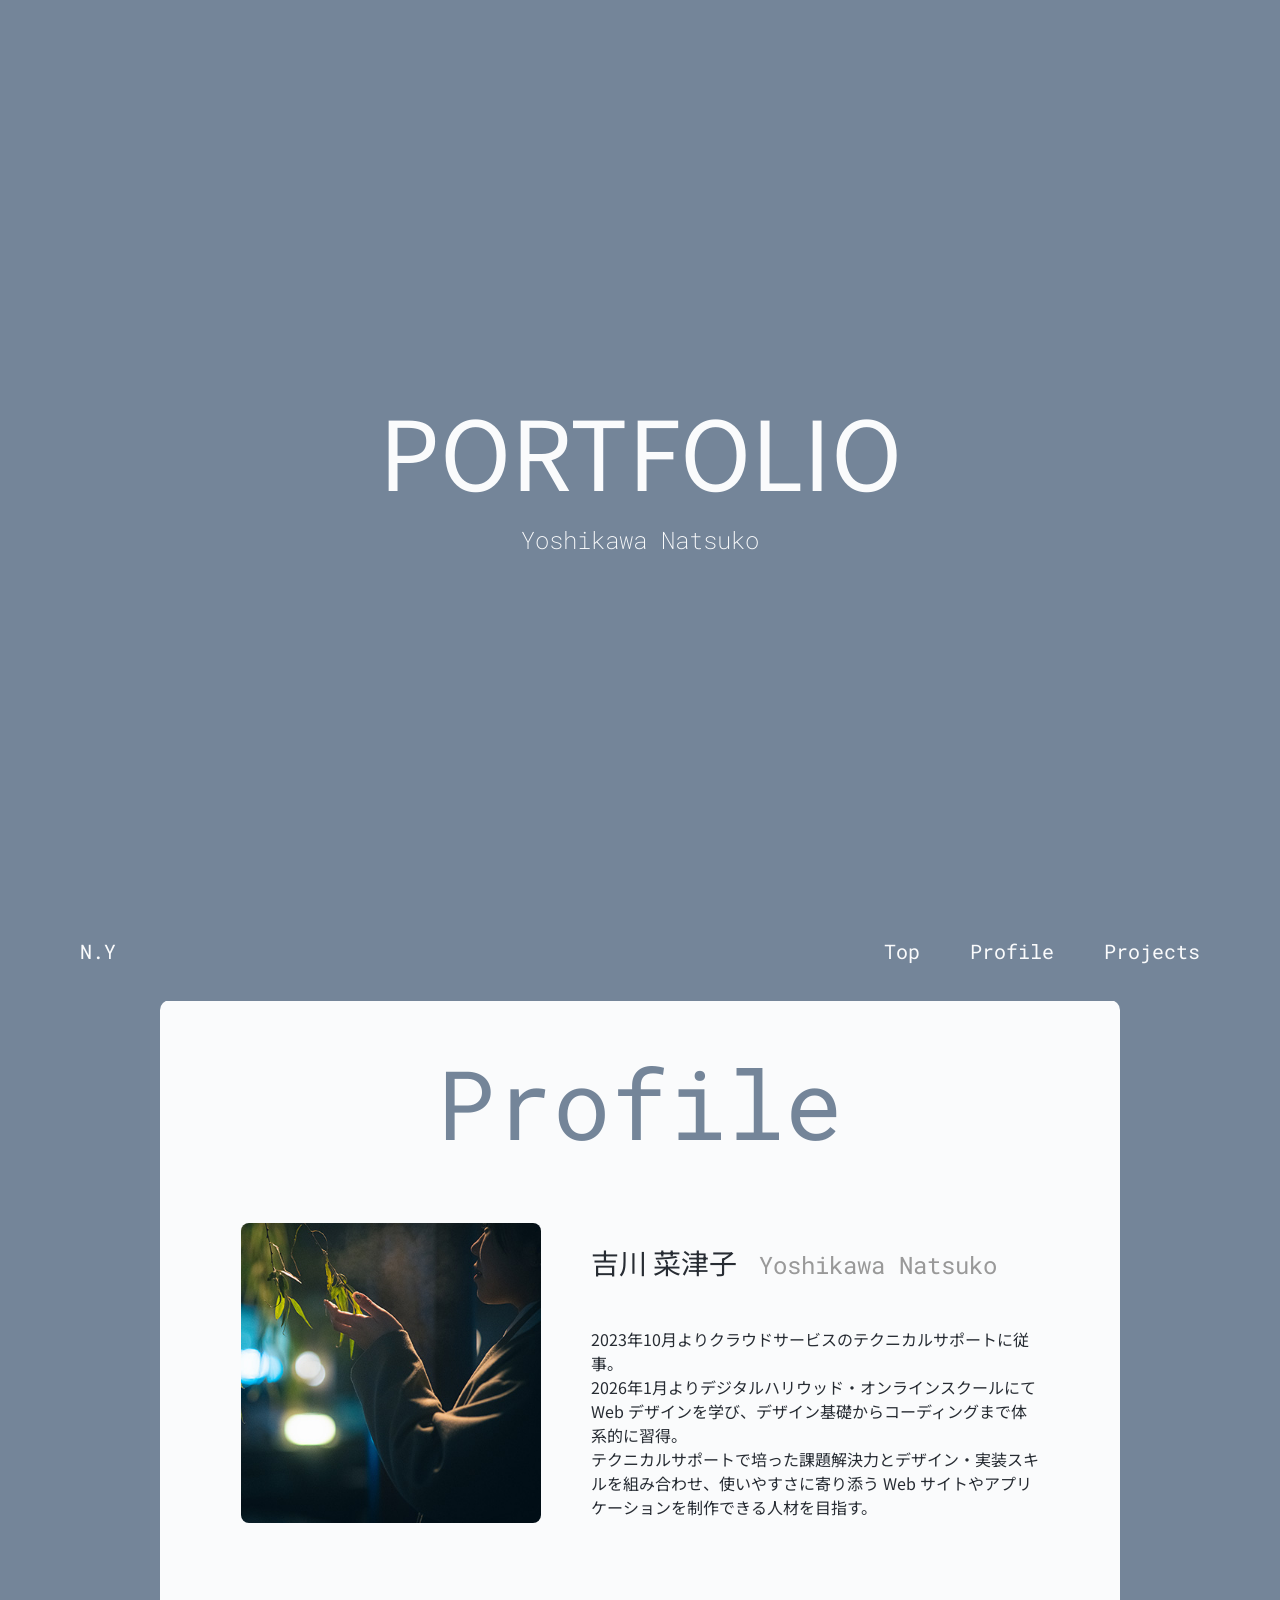
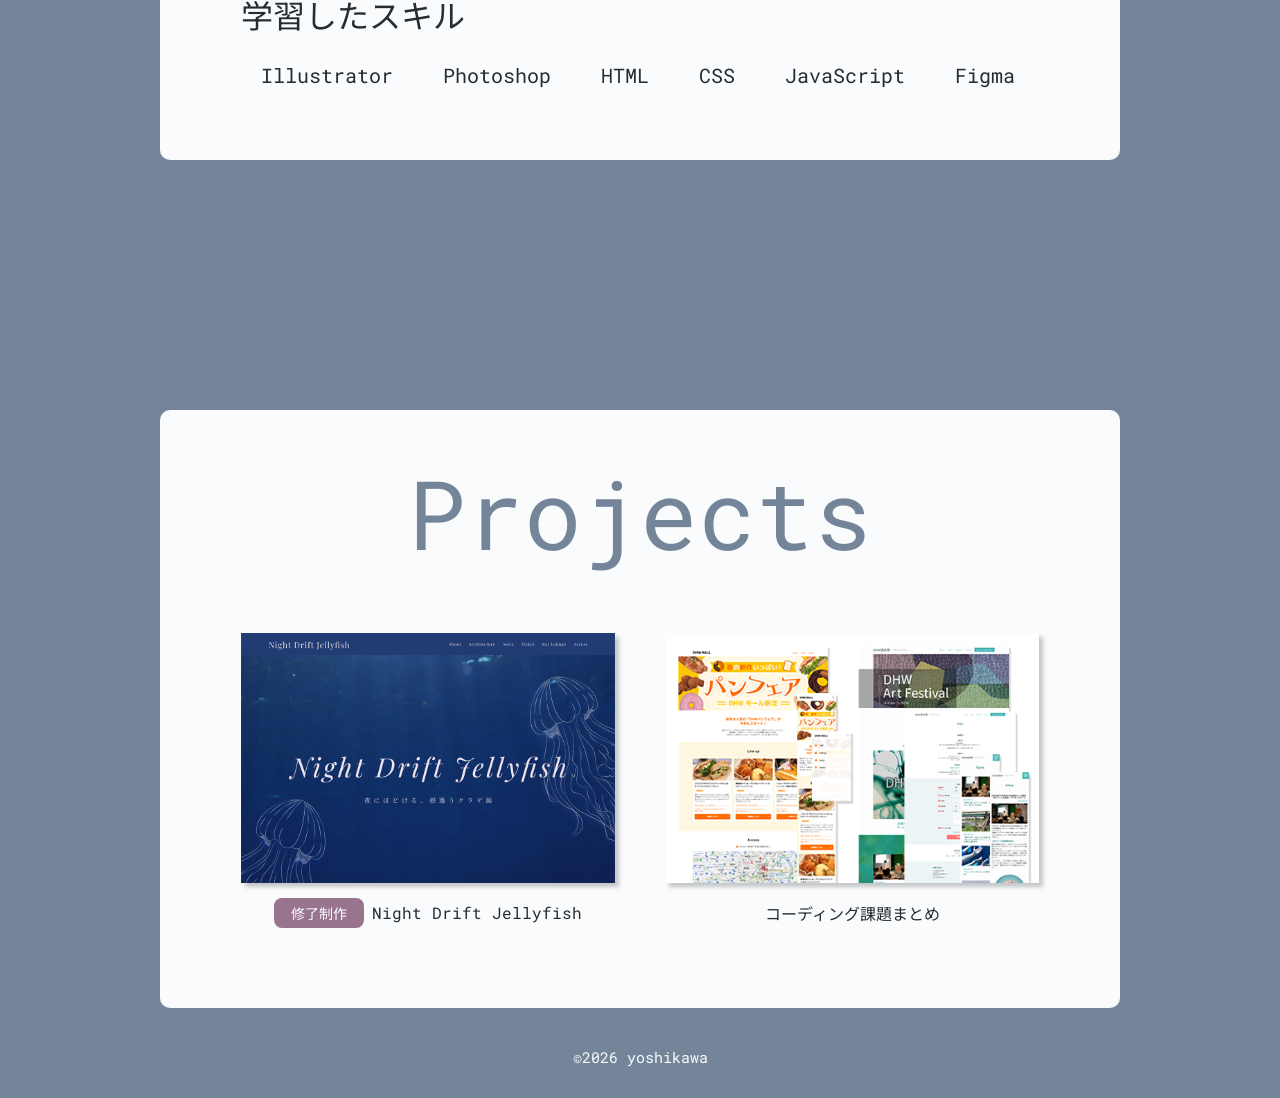
<file: index.html>
<!DOCTYPE html>
<html lang="ja">
<head>
    <meta charset="UTF-8">
    <meta name="viewport" content="width=device-width, initial-scale=1.0">
    <meta name="description" content="ポートフォリオ サイトです。">

    <!-- ogp -->
    <meta property="og:url" content="https://portfolio-ny.co.jp/">
    <meta property="og:type" content="website">
    <meta property="og:title" content="PORTFOLIO Yoshikawa Natsuko">
    <meta property="og:description"
        content="ポートフォリオ サイトです。">
    <meta property="og:site_name" content="PORTFOLIO Yoshikawa Natsuko">
    <meta property="og:image" content="https://portfolio-ny.co.jp/assets/images/ogp.jpg">
    <!-- favicon apple-touch-icon -->
    <link rel="shortcut icon" href="assets/images/favicon.ico">
    <link rel="apple-touch-icon" sizes="180x180" href="assets/images/apple-touch-icon.png">
    <link rel="icon" type="image/png" href="assets/images/android-chrome-256x256.png">

    <title>PORTFOLIO Yoshikawa Natsuko</title>

    <!-- webFont -->
    <link rel="preconnect" href="https://fonts.googleapis.com">
    <link rel="preconnect" href="https://fonts.gstatic.com" crossorigin>
    <link href="https://fonts.googleapis.com/css2?family=Noto+Sans+JP:wght@100..900&family=Roboto+Mono:ital,wght@0,100..700;1,100..700&display=swap" rel="stylesheet">

    <link rel="stylesheet" href="assets/css/destyle.css">
    <link rel="stylesheet" href="assets/css/common.css">
    <link rel="stylesheet" href="assets/css/top.css">
</head>
<body>
    <div class="container">
        <header class="header">
            <h1 class="header__topic"><a href="#">N.Y</a></h1>
            <nav class="nav">
                <ul class="nav__list">
                    <li class="nav__item"><a href="index.html">Top</a></li>
                    <li class="nav__item"><a href="index.html#profile">Profile</a></li>
                    <li class="nav__item"><a href="index.html#projects">Projects</a></li>
                </ul>
            </nav>
            <div class="toggleBtn">
                <span></span>
                <span></span>
                <span></span>
            </div>
        </header>
        <main class="main">
            <article class="article">
                <header class="article__header">
                    <h2 class="mainTopic">PORTFOLIO</h2>
                    <h3 class="subTopic">Yoshikawa Natsuko</h3>
                </header>
                <div class="triggerArea1">
                    <section id="profile" class="profile">
                        <h2 class="topic">Profile</h2>
                        <div class="profile__group">
                            <img class="mainIcon" src="assets/images/mainicon.jpg" alt="">
                            <div class="introduction">
                                <h3 class="introduction__name">吉川 菜津子<span class="introduction__name--alpha">Yoshikawa Natsuko</span></h3>
                                <p class="introduction__desc">2023年10月よりクラウドサービスのテクニカルサポートに従事。<br>2026年1月よりデジタルハリウッド・オンラインスクールにて Web デザインを学び、デザイン基礎からコーディングまで体系的に習得。<br>テクニカルサポートで培った課題解決力とデザイン・実装スキルを組み合わせ、使いやすさに寄り添う Web サイトやアプリケーションを制作できる人材を目指す。</p>
                        </div>
                        </div>
                        <h3 class="skill">学習したスキル</h3>
                        <ul class="skill__list">
                            <li class="skill__item">Illustrator</li>
                            <li class="skill__item">Photoshop</li>
                            <li class="skill__item">HTML</li>
                            <li class="skill__item">CSS</li>
                            <li class="skill__item">JavaScript</li>
                            <li class="skill__item">Figma</li>
                        </ul>
                    </section>
                </div>
                <div class="triggerArea2">
                    <section id="projects" class="projects">
                        <h2 class="topic">Projects</h2>
                        <div class="project__group">
                            <a class="project__item" href="project02.html"><img src="assets/images/ndj-visual.jpg" alt="Night Drift Jellyfisのメインビジュアル"><p class="project__txt"><span>修了制作</span>Night Drift Jellyfish</p></a>
                            <a class="project__item" href="project01.html"><img src="assets/images/ProductionProject.png" alt="コーディング課題一覧の画像"><p class="project__txt project__txt--txt">コーディング課題まとめ</p></a>
                        </div>
                    </section>
                </div>
                <p class="copy"><small>&copy;2026 yoshikawa</small></p>
            </article>
        </main>
    </div>
    <script src="https://code.jquery.com/jquery-3.7.0.min.js"
        integrity="sha256-2Pmvv0kuTBOenSvLm6bvfBSSHrUJ+3A7x6P5Ebd07/g=" crossorigin="anonymous"></script>
    <script src="assets/js/main.js"></script>
</body>
</html>
</file>
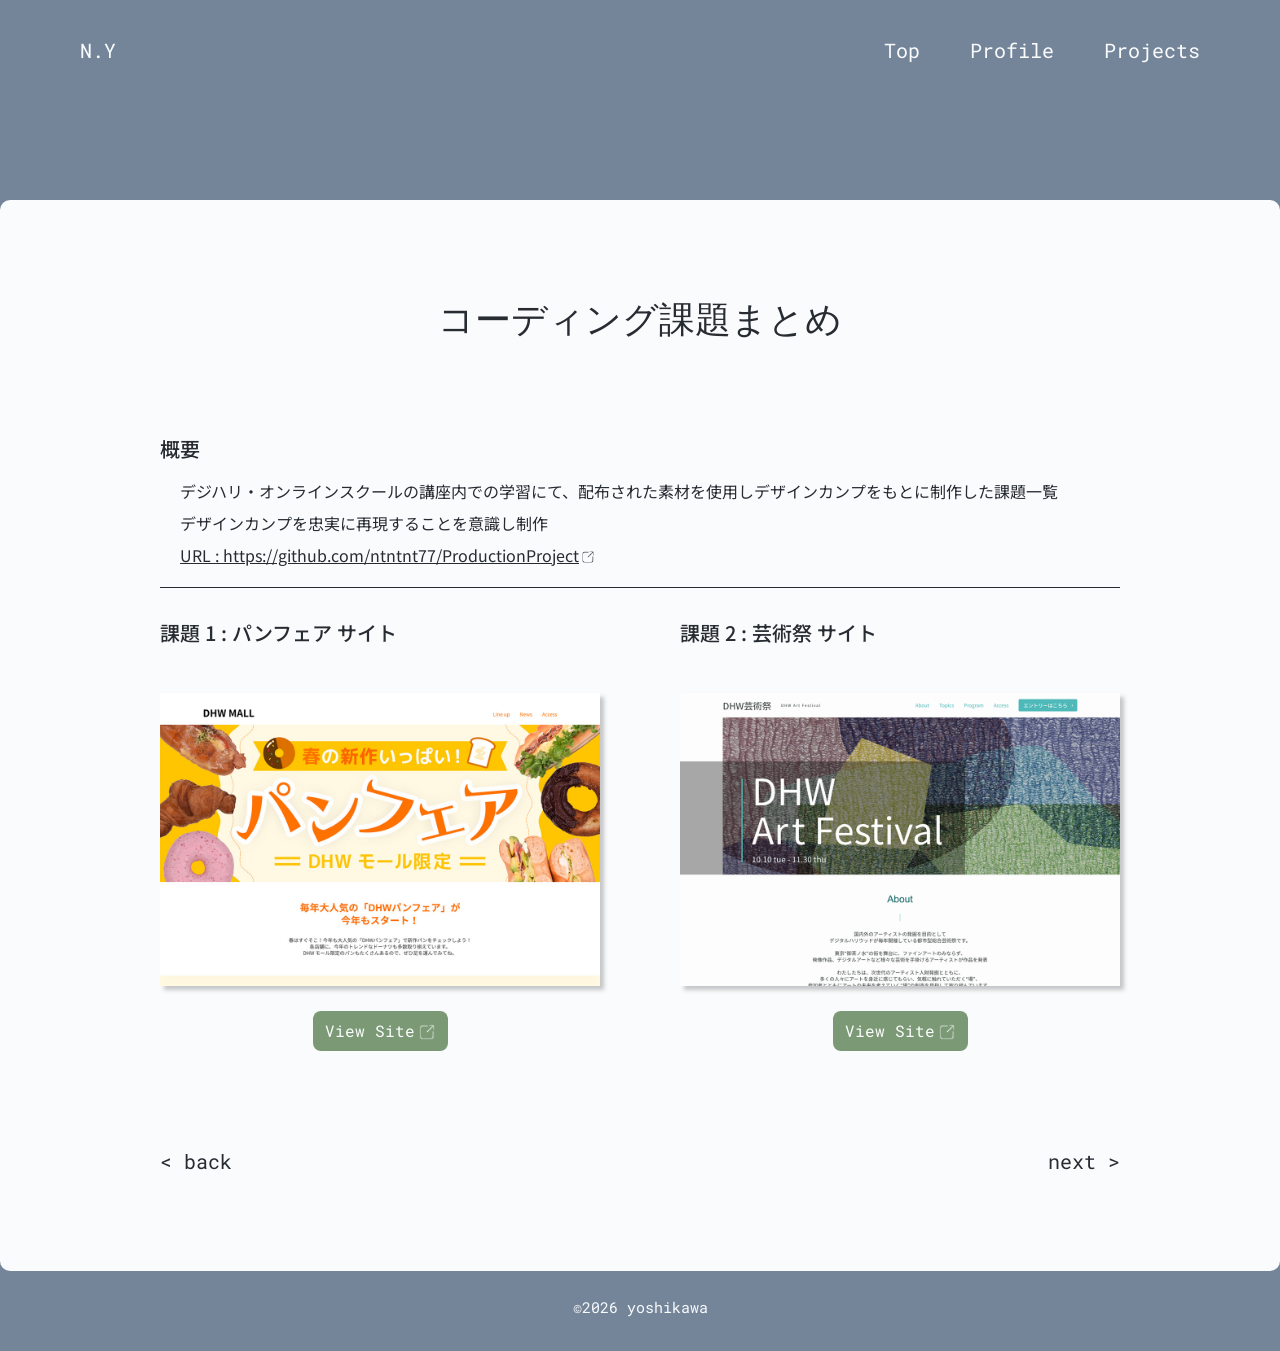
<file: project01.html>
<!DOCTYPE html>
<html lang="ja">
<head>
    <meta charset="UTF-8">
    <meta name="viewport" content="width=device-width, initial-scale=1.0">
    <meta name="description" content="ポートフォリオ サイトです。">

    <!-- ogp -->
    <meta property="og:url" content="https://portfolio-ny.co.jp/">
    <meta property="og:type" content="website">
    <meta property="og:title" content="PORTFOLIO Yoshikawa Natsuko">
    <meta property="og:description"
        content="ポートフォリオ サイトです。">
    <meta property="og:site_name" content="PORTFOLIO Yoshikawa Natsuko">
    <meta property="og:image" content="https://portfolio-ny.co.jp/assets/images/ogp.jpg">
    <!-- favicon apple-touch-icon -->
    <link rel="shortcut icon" href="assets/images/favicon.ico">
    <link rel="apple-touch-icon" sizes="180x180" href="assets/images/apple-touch-icon.png">
    <link rel="icon" type="image/png" href="assets/images/android-chrome-256x256.png">

    <title>PORTFOLIO Yoshikawa Natsuko</title>

    <!-- webFont -->
    <link rel="preconnect" href="https://fonts.googleapis.com">
    <link rel="preconnect" href="https://fonts.gstatic.com" crossorigin>
    <link href="https://fonts.googleapis.com/css2?family=Noto+Sans+JP:wght@100..900&family=Roboto+Mono:ital,wght@0,100..700;1,100..700&display=swap" rel="stylesheet">

    <link rel="stylesheet" href="assets/css/destyle.css">
    <link rel="stylesheet" href="assets/css/common.css">
    <link rel="stylesheet" href="assets/css/project01.css">
</head>
<body>
    <div class="container">
        <header class="header">
            <h1 class="header__topic"><a href="index.html">N.Y</a></h1>
            <nav class="nav">
                <ul class="nav__list">
                    <li class="nav__item"><a href="index.html">Top</a></li>
                    <li class="nav__item"><a href="index.html#profile">Profile</a></li>
                    <li class="nav__item"><a href="index.html#projects">Projects</a></li>
                </ul>
            </nav>
            <div class="toggleBtn">
                <span></span>
                <span></span>
                <span></span>
            </div>
        </header>
        <main class="main">
            <article class="article">
                <section class="section">
                    <h2 class="pTopic">コーディング課題まとめ</h2>
                    <dl class="pTxt">
                        <div class="group">
                            <dt class="pTxt__topic">概要</dt>
                            <dd class="pTxt__item">
                                <p class="pTxt__txt">デジハリ・オンラインスクールの講座内での学習にて、配布された素材を使用しデザインカンプをもとに制作した課題一覧</p>
                                <p class="pTxt__txt">デザインカンプを忠実に再現することを意識し制作</p>
                                <p class="pTxt__txt pTxt__txt--url"><a href="https://github.com/ntntnt77/ProductionProject" target="_blank">URL :  https://github.com/ntntnt77/ProductionProject<img src="assets/images/link-icon.png" alt=""></a></p>
                            </dd>
                        </div>
                        <div class="task">
                            <div>
                                <dt class="pTxt__topic">課題 1 : パンフェア サイト</dt>
                                <dd class="pTxt__itemImg">
                                    <img class="pTxt__img" src="assets/images/bFair-visual.jpg" alt="パンフェアサイトメインビジュアル">
                                    <span class="viewBtn__parent"><a class="viewBtn" href="https://ntntnt77.github.io/ProductionProject/01.%E3%83%91%E3%83%B3%E3%83%95%E3%82%A7%E3%82%A2/" target="_blank">View Site<img src="assets/images/link-icon-white.png" alt=""></a></span>
                                </dd>
                            </div>
                            <div>
                                <dt class="pTxt__topic">課題 2 : 芸術祭 サイト</dt>
                                <dd class="pTxt__itemImg">
                                    <img class="pTxt__img" src="assets/images/artFes-visual.jpg" alt="芸術祭サイトメインビジュアル">
                                    <span class="viewBtn__parent"><a class="viewBtn" href="https://ntntnt77.github.io/ProductionProject/02.%E8%8A%B8%E8%A1%93%E7%A5%AD//" target="_blank">View Site<img src="assets/images/link-icon-white.png" alt=""></a></span>
                                </dd>
                            </div>
                        </div>
                    </dl>
                    <div class="pageBtn">
                        <a href="project02.html">< back</a>
                        <a href="project02.html">next ></a>
                    </div>
                </section>
                <p class="copy"><small>&copy;2026 yoshikawa</small></p>
            </article>
        </main>
    </div>
    <script src="https://code.jquery.com/jquery-3.7.0.min.js"
        integrity="sha256-2Pmvv0kuTBOenSvLm6bvfBSSHrUJ+3A7x6P5Ebd07/g=" crossorigin="anonymous"></script>
    <script src="assets/js/main.js"></script>
</body>
</html>
</file>
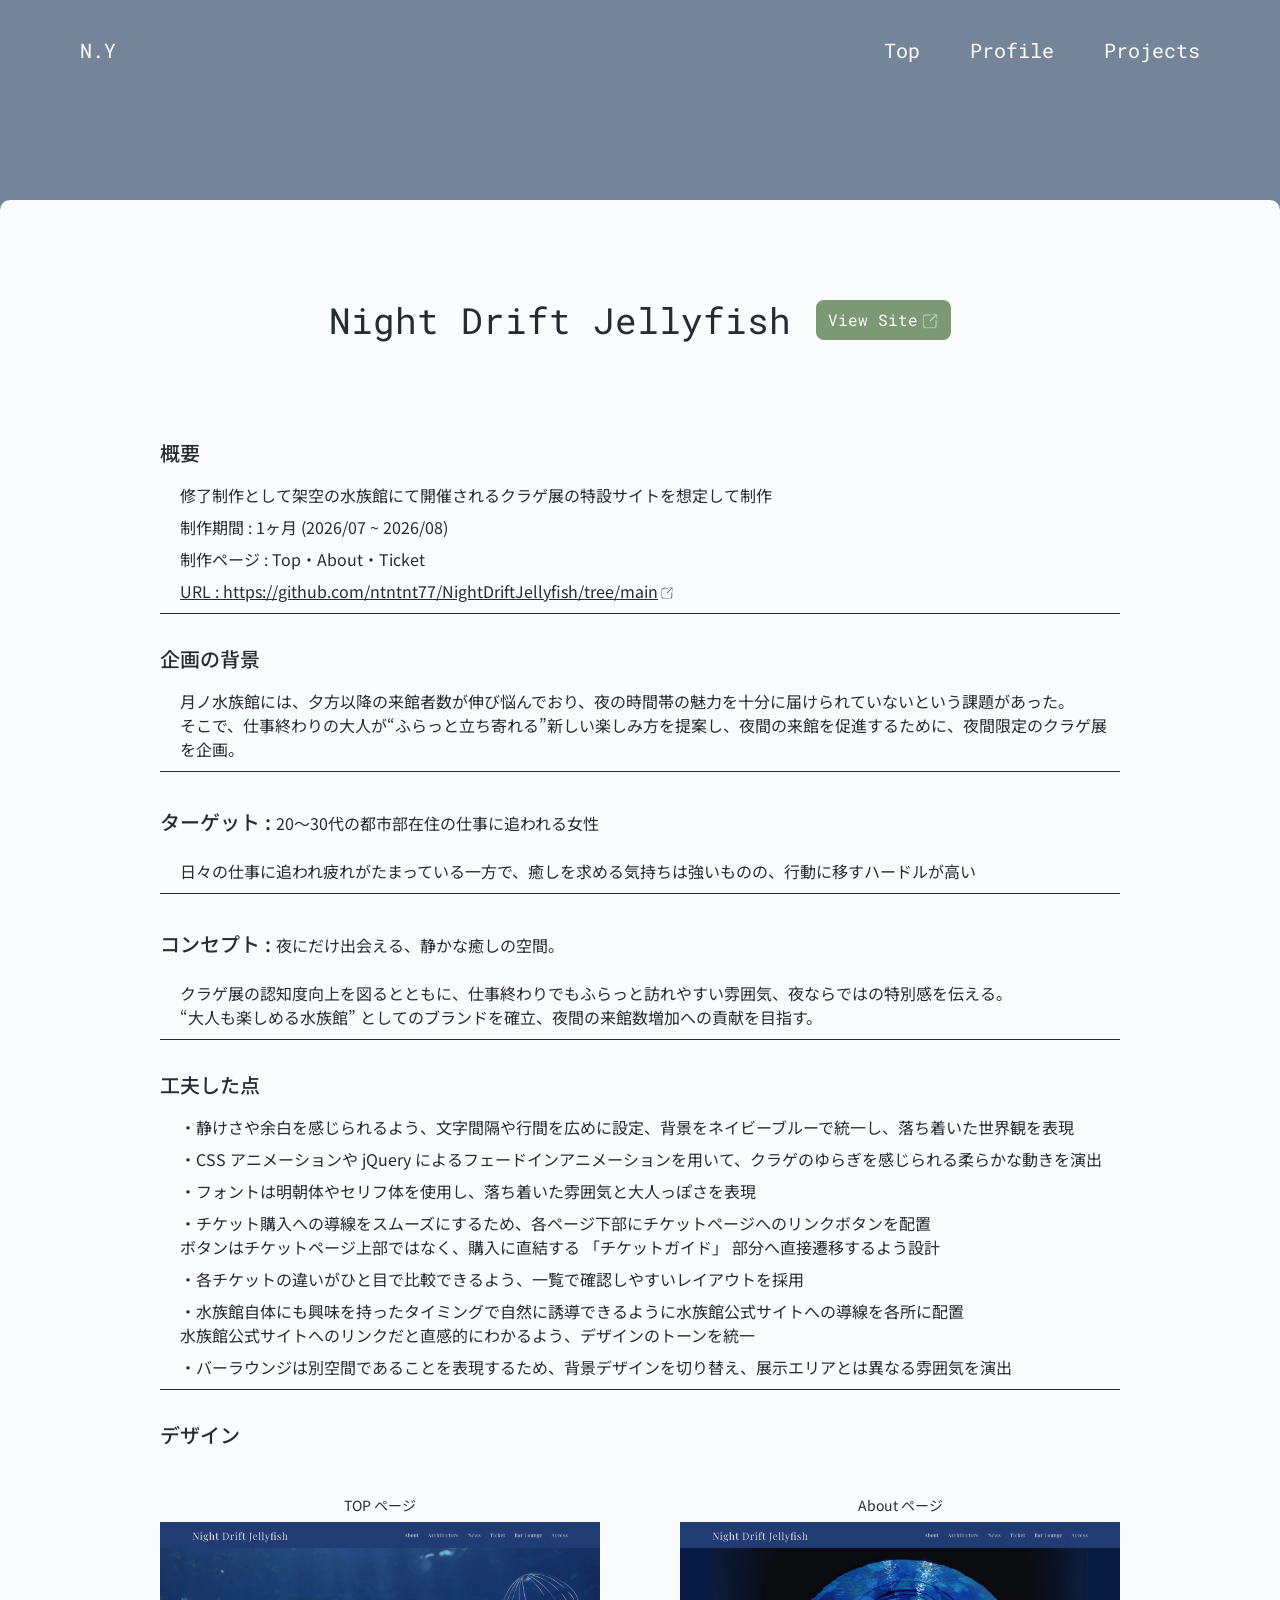
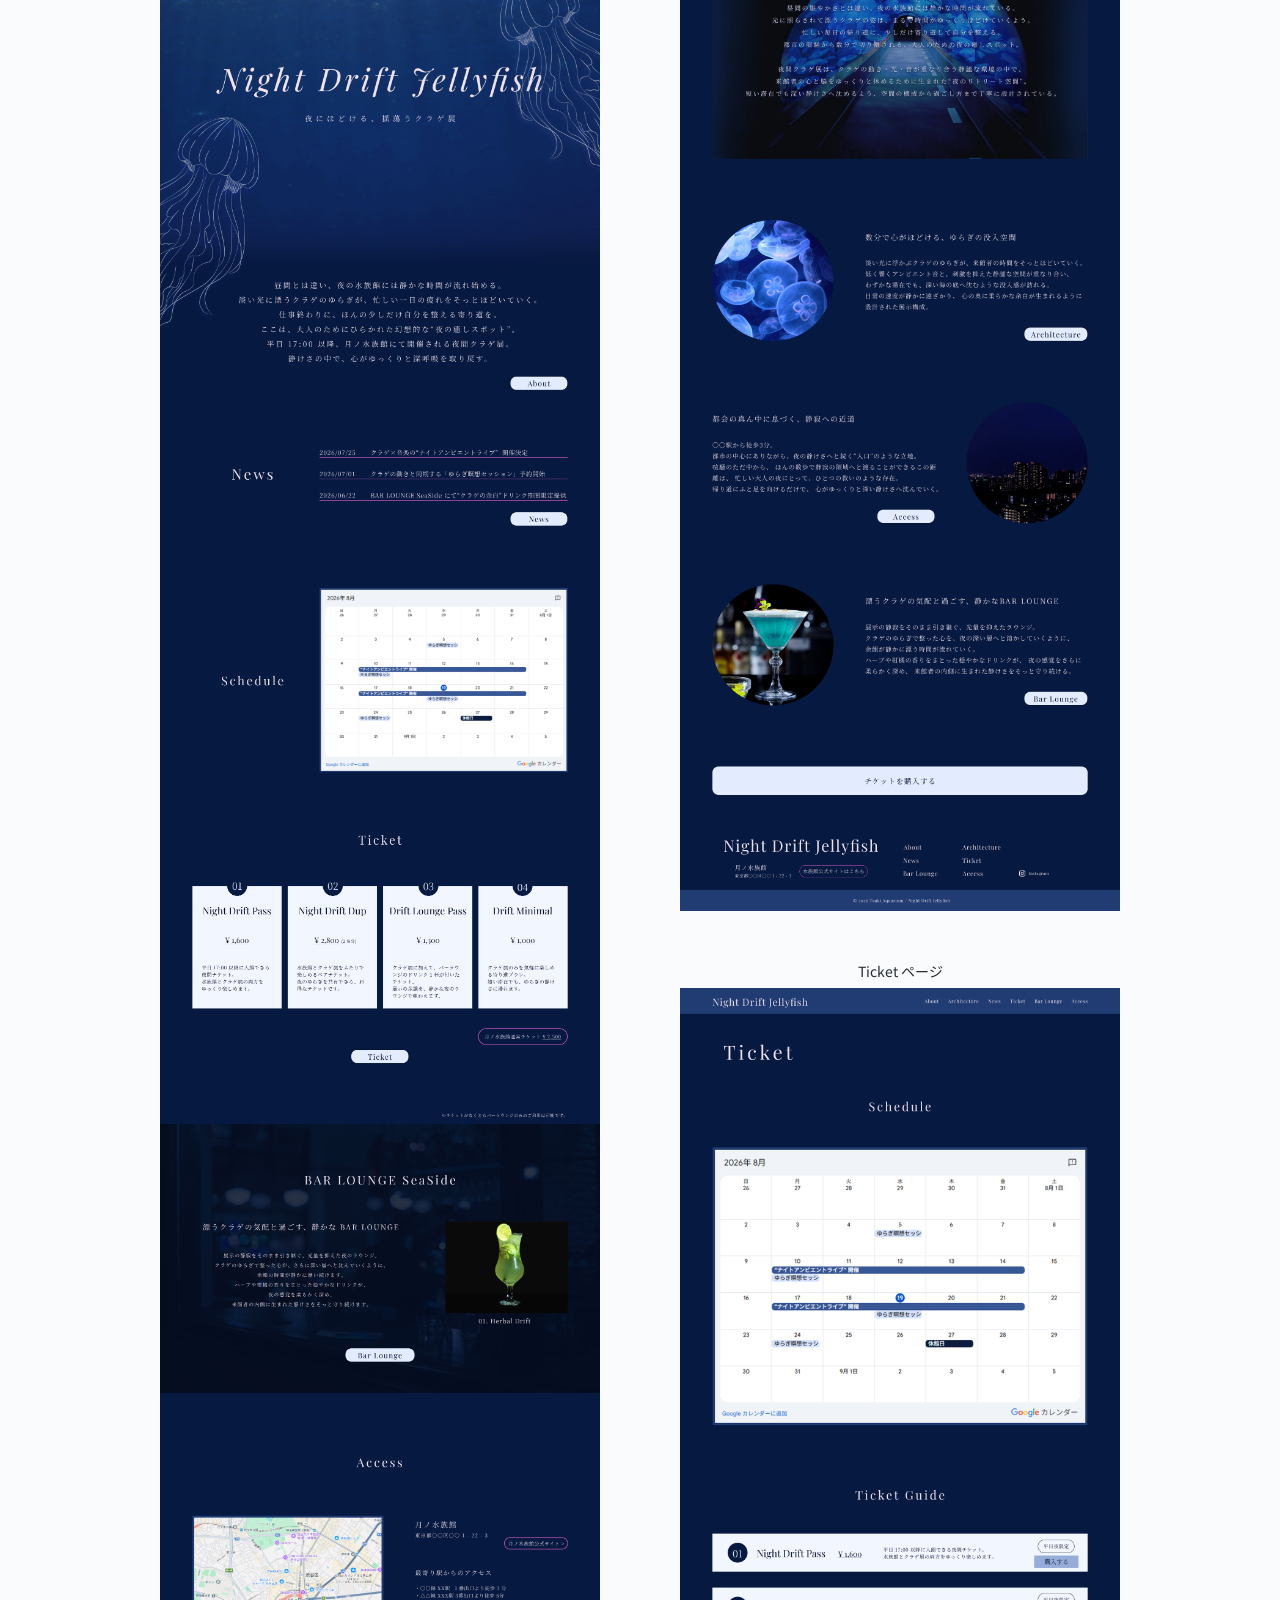
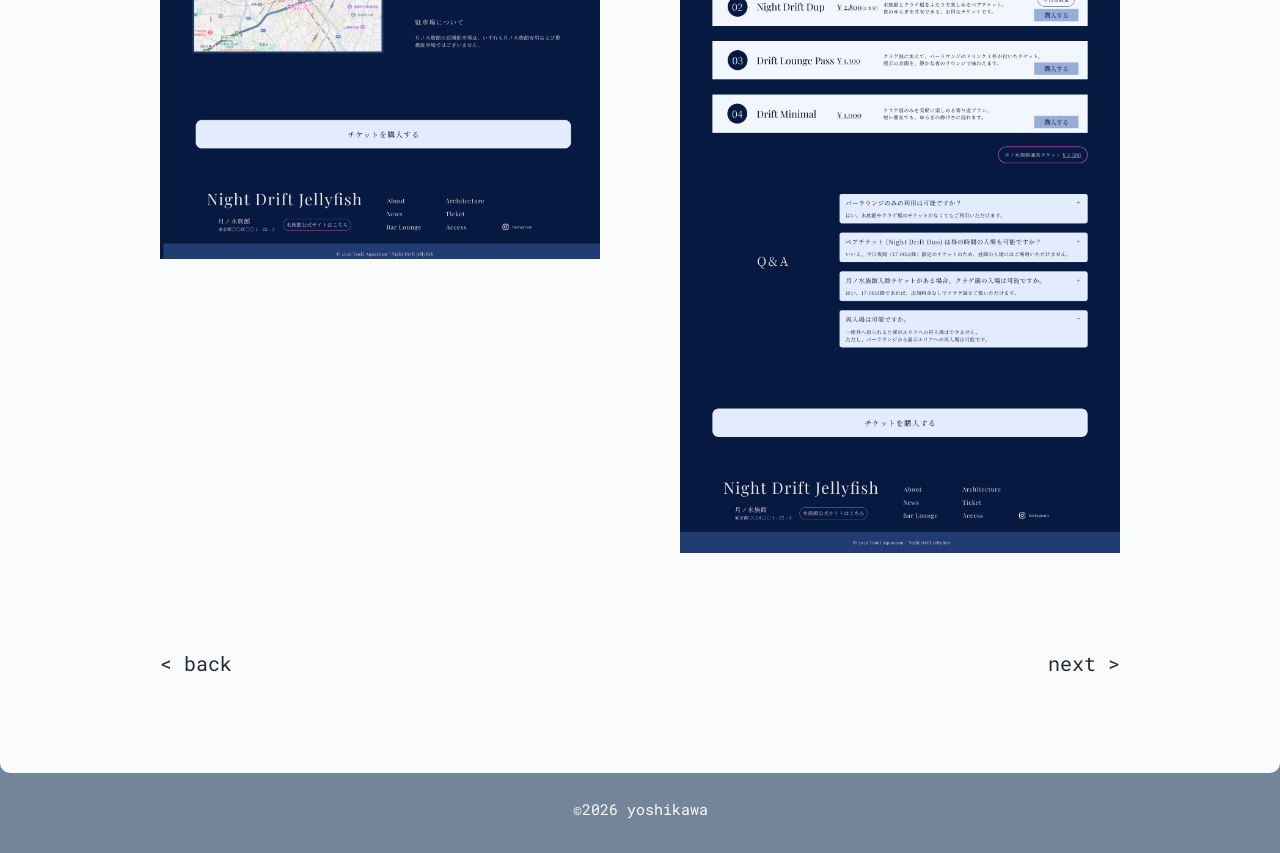
<file: project02.html>
<!DOCTYPE html>
<html lang="ja">
<head>
    <meta charset="UTF-8">
    <meta name="viewport" content="width=device-width, initial-scale=1.0">
    <meta name="description" content="ポートフォリオ サイトです。">

    <!-- ogp -->
    <meta property="og:url" content="https://portfolio-ny.co.jp/">
    <meta property="og:type" content="website">
    <meta property="og:title" content="PORTFOLIO Yoshikawa Natsuko">
    <meta property="og:description"
        content="ポートフォリオ サイトです。">
    <meta property="og:site_name" content="PORTFOLIO Yoshikawa Natsuko">
    <meta property="og:image" content="https://portfolio-ny.co.jp/assets/images/ogp.jpg">
    <!-- favicon apple-touch-icon -->
    <link rel="shortcut icon" href="assets/images/favicon.ico">
    <link rel="apple-touch-icon" sizes="180x180" href="assets/images/apple-touch-icon.png">
    <link rel="icon" type="image/png" href="assets/images/android-chrome-256x256.png">

    <title>PORTFOLIO Yoshikawa Natsuko</title>

    <!-- webFont -->
    <link rel="preconnect" href="https://fonts.googleapis.com">
    <link rel="preconnect" href="https://fonts.gstatic.com" crossorigin>
    <link href="https://fonts.googleapis.com/css2?family=Noto+Sans+JP:wght@100..900&family=Roboto+Mono:ital,wght@0,100..700;1,100..700&display=swap" rel="stylesheet">

    <link rel="stylesheet" href="assets/css/destyle.css">
    <link rel="stylesheet" href="assets/css/common.css">
    <link rel="stylesheet" href="assets/css/project02.css">
</head>
<body>
    <div class="container">
        <header class="header">
            <h1 class="header__topic"><a href="index.html">N.Y</a></h1>
            <nav class="nav">
                <ul class="nav__list">
                    <li class="nav__item"><a href="index.html">Top</a></li>
                    <li class="nav__item"><a href="index.html#profile">Profile</a></li>
                    <li class="nav__item"><a href="index.html#projects">Projects</a></li>
                </ul>
            </nav>
            <div class="toggleBtn">
                <span></span>
                <span></span>
                <span></span>
            </div>
        </header>
        <main class="main">
            <article class="article">
                <section class="section">
                    <div class="title">
                        <h2 class="pTopic">Night Drift Jellyfish</h2>
                        <span class="viewBtn__parent"><a class="viewBtn" href="https://ntntnt77.github.io/NightDriftJellyfish/" target="_blank">View Site<img src="assets/images/link-icon-white.png" alt=""></a></span>
                    </div>
                    <dl class="pTxt">
                        <dt class="pTxt__topic">概要</dt>
                        <dd class="pTxt__item">
                            <p class="pTxt__txt">修了制作として架空の水族館にて開催されるクラゲ展の特設サイトを想定して制作</p>
                            <p class="pTxt__txt">制作期間 : 1ヶ月 (2026/07 ~ 2026/08) </p>
                            <p class="pTxt__txt">制作ページ : Top・About・Ticket</p>
                            <p class="pTxt__txt pTxt__txt--url"><a href="https://github.com/ntntnt77/NightDriftJellyfish/tree/main" target="_blank">URL : https://github.com/ntntnt77/NightDriftJellyfish/tree/main<img src="assets/images/link-icon.png" alt=""></a></p>
                        </dd>
                        <dt class="pTxt__topic">企画の背景</dt>
                        <dd class="pTxt__item">
                            <p class="pTxt__txt">月ノ水族館には、夕方以降の来館者数が伸び悩んでおり、夜の時間帯の魅力を十分に届けられていないという課題があった。<br>そこで、仕事終わりの大人が“ふらっと立ち寄れる”新しい楽しみ方を提案し、夜間の来館を促進するために、夜間限定のクラゲ展を企画。</p>
                        </dd>
                        <dt class="pTxt__topic">ターゲット : <span class="pTxt__topic--desc">20～30代の都市部在住の仕事に追われる女性</span></dt>
                        <dd class="pTxt__item">
                            <p class="pTxt__txt">日々の仕事に追われ疲れがたまっている一方で、癒しを求める気持ちは強いものの、行動に移すハードルが高い</p>
                        </dd>
                        <dt class="pTxt__topic">コンセプト : <span class="pTxt__topic--desc">夜にだけ出会える、静かな癒しの空間。</span></dt>
                        <dd class="pTxt__item">
                            <p class="pTxt__txt">クラゲ展の認知度向上を図るとともに、仕事終わりでもふらっと訪れやすい雰囲気、夜ならではの特別感を伝える。<br>“大人も楽しめる水族館” としてのブランドを確立、夜間の来館数増加への貢献を目指す。</p>
                        </dd>
                        <dt class="pTxt__topic">工夫した点</dt>
                        <dd class="pTxt__item">
                            <ul class="pTxt__list">
                                <li class="pTxt__txt">・静けさや余白を感じられるよう、文字間隔や行間を広めに設定、背景をネイビーブルーで統一し、落ち着いた世界観を表現</li>
                                <li class="pTxt__txt">・CSS アニメーションや jQuery によるフェードインアニメーションを用いて、クラゲのゆらぎを感じられる柔らかな動きを演出</li>
                                <li class="pTxt__txt">・フォントは明朝体やセリフ体を使用し、落ち着いた雰囲気と大人っぽさを表現</li>
                                <li class="pTxt__txt">・チケット購入への導線をスムーズにするため、各ページ下部にチケットページへのリンクボタンを配置<br>ボタンはチケットページ上部ではなく、購入に直結する 「チケットガイド」 部分へ直接遷移するよう設計</li>
                                <li class="pTxt__txt">・各チケットの違いがひと目で比較できるよう、一覧で確認しやすいレイアウトを採用</li>
                                <li class="pTxt__txt">・水族館自体にも興味を持ったタイミングで自然に誘導できるように水族館公式サイトへの導線を各所に配置<br>水族館公式サイトへのリンクだと直感的にわかるよう、デザインのトーンを統一</li>
                                <li class="pTxt__txt">・バーラウンジは別空間であることを表現するため、背景デザインを切り替え、展示エリアとは異なる雰囲気を演出</li>
                            </ul>
                        </dd>
                        <dt class="pTxt__topic">デザイン</dt>
                        <dd class="pTxt__item pTxt__item--img">
                            <div class="imgGroup">
                            <p class="pTxt__imgDesc">TOP ページ</p>
                            <img class="pTxt__img" src="assets/images/01-top.png" alt="Topページ">
                            </div>
                            <div class="imgGroup">
                                <p class="pTxt__imgDesc">About ページ</p>
                                <img class="pTxt__img" src="assets/images/02-about.png" alt="Aboutページ">
                                <p class="pTxt__imgDesc">Ticket ページ</p>
                                <img class="pTxt__img" src="assets/images/03-ticket.png" alt="Ticketページ">
                            </div>
                        </dd>
                    </dl>
                    <div class="pageBtn">
                        <a href="project01.html">< back</a>
                        <a href="project01.html">next ></a>
                    </div>
                </section>
                <p class="copy"><small>&copy;2026 yoshikawa</small></p>
            </article>
        </main>
    </div>
    <script src="https://code.jquery.com/jquery-3.7.0.min.js"
        integrity="sha256-2Pmvv0kuTBOenSvLm6bvfBSSHrUJ+3A7x6P5Ebd07/g=" crossorigin="anonymous"></script>
    <script src="assets/js/main.js"></script>
</body>
</html>
</file>
<file: assets/css/destyle.css>
/*! destyle.css v4.0.0 | MIT License | https://github.com/nicolas-cusan/destyle.css */

/* Reset box-model and set borders */
/* ============================================ */

*,
::before,
::after {
  box-sizing: border-box;
  border-style: solid;
  border-width: 0;
}

/* Document */
/* ============================================ */

/**
 * 1. Correct the line height in all browsers.
 * 2. Prevent adjustments of font size after orientation changes in iOS.
 * 3. Remove gray overlay on links for iOS.
 */

html {
  line-height: 1.15; /* 1 */
  -webkit-text-size-adjust: 100%; /* 2 */
  -webkit-tap-highlight-color: transparent; /* 3*/
}

/* Sections */
/* ============================================ */

/**
 * Remove the margin in all browsers.
 */

body {
  margin: 0;
}

/**
 * Render the `main` element consistently in IE.
 */

main {
  display: block;
}

/* Vertical rhythm */
/* ============================================ */

p,
table,
blockquote,
address,
pre,
iframe,
form,
figure,
dl {
  margin: 0;
}

/* Headings */
/* ============================================ */

h1,
h2,
h3,
h4,
h5,
h6 {
  font-size: inherit;
  font-weight: inherit;
  margin: 0;
}

/* Lists (enumeration) */
/* ============================================ */

ul,
ol {
  margin: 0;
  padding: 0;
  list-style: none;
}

/* Lists (definition) */
/* ============================================ */

dt {
  font-weight: bold;
}

dd {
  margin-left: 0;
}

/* Grouping content */
/* ============================================ */

/**
 * 1. Add the correct box sizing in Firefox.
 * 2. Show the overflow in Edge and IE.
 */

hr {
  box-sizing: content-box; /* 1 */
  height: 0; /* 1 */
  overflow: visible; /* 2 */
  border-top-width: 1px;
  margin: 0;
  clear: both;
  color: inherit;
}

/**
 * 1. Correct the inheritance and scaling of font size in all browsers.
 * 2. Correct the odd `em` font sizing in all browsers.
 */

pre {
  font-family: monospace, monospace; /* 1 */
  font-size: inherit; /* 2 */
}

address {
  font-style: inherit;
}

/* Text-level semantics */
/* ============================================ */

/**
 * Remove the gray background on active links in IE 10.
 */

a {
  background-color: transparent;
  text-decoration: none;
  color: inherit;
}

/**
 * 1. Remove the bottom border in Chrome 57-
 * 2. Add the correct text decoration in Chrome, Edge, IE, Opera, and Safari.
 */

abbr[title] {
  text-decoration: underline dotted; /* 2 */
}

/**
 * Add the correct font weight in Chrome, Edge, and Safari.
 */

b,
strong {
  font-weight: bolder;
}

/**
 * 1. Correct the inheritance and scaling of font size in all browsers.
 * 2. Correct the odd `em` font sizing in all browsers.
 */

code,
kbd,
samp {
  font-family: monospace, monospace; /* 1 */
  font-size: inherit; /* 2 */
}

/**
 * Add the correct font size in all browsers.
 */

small {
  font-size: 80%;
}

/**
 * Prevent `sub` and `sup` elements from affecting the line height in
 * all browsers.
 */

sub,
sup {
  font-size: 75%;
  line-height: 0;
  position: relative;
  vertical-align: baseline;
}

sub {
  bottom: -0.25em;
}

sup {
  top: -0.5em;
}

/* Replaced content */
/* ============================================ */

/**
 * Prevent vertical alignment issues.
 */

svg,
img,
embed,
object,
iframe {
  vertical-align: bottom;
}

/* Forms */
/* ============================================ */

/**
 * Reset form fields to make them styleable.
 * 1. Make form elements stylable across systems iOS especially.
 * 2. Inherit text-transform from parent.
 */

button,
input,
optgroup,
select,
textarea {
  -webkit-appearance: none; /* 1 */
  appearance: none;
  vertical-align: middle;
  color: inherit;
  font: inherit;
  background: transparent;
  padding: 0;
  margin: 0;
  border-radius: 0;
  text-align: inherit;
  text-transform: inherit; /* 2 */
}

/**
 * Correct cursors for clickable elements.
 */

button,
[type="button"],
[type="reset"],
[type="submit"] {
  cursor: pointer;
}

button:disabled,
[type="button"]:disabled,
[type="reset"]:disabled,
[type="submit"]:disabled {
  cursor: default;
}

/**
 * Improve outlines for Firefox and unify style with input elements & buttons.
 */

:-moz-focusring {
  outline: auto;
}

select:disabled {
  opacity: inherit;
}

/**
 * Remove padding
 */

option {
  padding: 0;
}

/**
 * Reset to invisible
 */

fieldset {
  margin: 0;
  padding: 0;
  min-width: 0;
}

legend {
  padding: 0;
}

/**
 * Add the correct vertical alignment in Chrome, Firefox, and Opera.
 */

progress {
  vertical-align: baseline;
}

/**
 * Remove the default vertical scrollbar in IE 10+.
 */

textarea {
  overflow: auto;
}

/**
 * Correct the cursor style of increment and decrement buttons in Chrome.
 */

[type="number"]::-webkit-inner-spin-button,
[type="number"]::-webkit-outer-spin-button {
  height: auto;
}

/**
 * Correct the outline style in Safari.
 */

[type="search"] {
  outline-offset: -2px; /* 1 */
}

/**
 * Remove the inner padding in Chrome and Safari on macOS.
 */

[type="search"]::-webkit-search-decoration {
  -webkit-appearance: none;
}

/**
 * 1. Correct the inability to style clickable types in iOS and Safari.
 * 2. Fix font inheritance.
 */

::-webkit-file-upload-button {
  -webkit-appearance: button; /* 1 */
  font: inherit; /* 2 */
}

/**
 * Fix appearance for Firefox
 */
[type="number"] {
  -moz-appearance: textfield;
}

/**
 * Clickable labels
 */

label[for] {
  cursor: pointer;
}

/* Interactive */
/* ============================================ */

/*
 * Add the correct display in Edge, IE 10+, and Firefox.
 */

details {
  display: block;
}

/*
 * Add the correct display in all browsers.
 */

summary {
  display: list-item;
}

/*
 * Remove outline for editable content.
 */

[contenteditable]:focus {
  outline: auto;
}

/* Tables */
/* ============================================ */

/**
1. Correct table border color inheritance in all Chrome and Safari.
*/

table {
  border-color: inherit; /* 1 */
  border-collapse: collapse;
}

caption {
  text-align: left;
}

td,
th {
  vertical-align: top;
  padding: 0;
}

th {
  text-align: left;
  font-weight: bold;
}
</file>
<file: assets/css/common.css>
@charset "UTF-8";

/* =========
common
========== */

:root {
    --primary-blue: #748599;
    --primary-white: #FAFBFC;
    --primary-black: #272C33;
    --primary--gray: #999999;
    --primary-pink: #99748F;
    --primary-green: #7A9974;
    --hover-black: #758499;
    --hover-green: #86B27D;
    --font-arph: "Roboto Mono";

    --contentPadding-out: 12.5%;
    --contentPadding-sp-in: 6.3%;
}

html {
    font-size: 62.5%;
}

body {
    font-family: 'Noto Sans JP', var(--font-arph, "Roboto Mono"), Arial;
    font-style: normal;
    font-weight: 400;
    color: var(--primary-black, #272C33);
    background-color: var(--primary-blue, #748599);
    line-height: 1;
    line-break: strict;
}

img {
    max-width: 100%;
    height: auto;
}

/* ==========
header
=========== */

.header {
    font-family: var(--font-arph);
    width: 100%;
    background-color: var(--primary-blue);
    position: fixed;
    top: 0;
    left: 0;
    z-index: 2;
    padding: 23px 4.8%;
}

.header__topic {
    color: var(--primary-white);
    font-size: 2rem;
}

.nav {
    background-color: rgba(250, 251, 252, 0.75);
    height: 100vh;
    width: 100%;
    position: fixed;
    right: -100%;
    z-index: 3;
    opacity: 0;
    margin-top: 22px;
    transition: all 0.4s;
}

.nav.open {
    right: 0;
    opacity: 1;
}

.nav__list {
    font-size: 3.2rem;
    padding-top: 86px;
}

.nav__item {
    margin-top: 54px;
    display: flex;
    align-items: center;
    justify-content: right;
}

.nav__item:first-of-type {
    margin-top: 0;
}

.nav__item::after {
    content: '';
    display: inline-block;
    width: 14.7%;
    height: 1px;
    background-color: var(--primary-black);
    margin-left: 10px;
}

.toggleBtn {
    transform: translateX(-100%);
    display: block;
    position: fixed;
    top: 18px;
    right: 0px;
    transition: all 0.4s;
    z-index: 3;
    cursor: pointer;
    width: 30px;
    height: 30px;
}

.toggleBtn span {
  display: block;
  position: absolute;
  left: 0;
  width: 30px;
  height: 1px;
  background-color: var(--primary-white);
  border-radius: 4px;
  transition: all 0.4s;
}

.toggleBtn span:nth-child(1) {
  top: 4px;
}

.toggleBtn span:nth-child(2) {
  top: 14px;
}

.toggleBtn span:nth-child(3) {
  bottom: 4px;
}

.toggleBtn.open span {
  background-color: var(--primary-white);
}

.toggleBtn.open span:nth-child(1) {
  -webkit-transform: translateY(10px) rotate(-315deg);
  transform: translateY(10px) rotate(-315deg);
}

.toggleBtn.open span:nth-child(2) {
  opacity: 0;
}

.toggleBtn.open span:nth-child(3) {
  -webkit-transform: translateY(-10px) rotate(315deg);
  transform: translateY(-10px) rotate(315deg);
}

/* header pc */
@media screen and (min-width: 769px) {
    .header {
        display: flex;
        justify-content: space-between;
        align-items: center;
        padding: 40px 6.25%;
    }

    .nav {
        opacity: 1;
        position: static;
        background-color: unset;
        width: auto;
        height: auto;
        margin-top: 0;
    }

    .nav__list {
        display: flex;
        align-items: center;
        color: var(--primary-white);
        font-size: 2rem;
        padding: 0;
    }

    .nav__item {
        display: block;
        margin-top: 0;
        margin-left: 50px;
    }

    .nav__item::after {
        display: none;
    }
    
    .toggleBtn {
        display: none;
    }
}
</file>
<file: assets/css/top.css>
@charset "UTF-8";

/* ==========
top common
==========*/
section {
    background-color: var(--primary-white, #FAFBFC);
    border-radius: 10px;
    padding: 40px var(--contentPadding-sp-in, 6.3%);
    margin: 0 var(--contentPadding-out, 12.5%) ;
    scroll-margin-top: 66px;
}

.topic {
    color: var(--primary-blue, #748599);
    font-size: 3.2rem;
    font-family: var(--font-arph, "Roboto Mono");
    text-align: center;
    margin-bottom: 42px;
}

.triggerArea1 {
    padding: 66px 0;
}

.triggerArea2 {
    padding-top: 66px;
}

/* top common pc */
@media screen and (min-width: 769px) {
    section {
        padding-top: 55px;
        margin: 0 var(--contentPadding-out);
        scroll-margin-top: 100px;
    }

    .topic {
        font-size: 9.6rem;
        margin-bottom: 72px;
    }

    .triggerArea1 {
    padding: 100px 0 150px;
    }

    .triggerArea2 {
    padding-top: 100px;
    }
}

/* ==========
article header
========== */

.article__header {
    background-color: var(--primary-blue);
    height: 100vh;
}

.mainTopic {
    color: var(--primary-white);
    font-size: 3.2rem;
    position: absolute;
    top: 50%;
    left: 50%;
    transform: translate(-50%, -50%);
}

.subTopic {
    color: var(--primary-white);
    font-family: var(--font-arph);
    font-size: 1.2rem;
    font-weight: 200;
    letter-spacing: 70%;
    text-align: center;
    width: 100%;
    position: absolute;
    top: 55%;
    transform: translateY(-50%);
}

/* article header pc */

@media screen and (min-width: 769px) {
    .mainTopic {
        font-size: 9.6rem;
    }

    .subTopic {
        font-size: 2.4rem;
        letter-spacing: 100%;
        top: 60%;
    }
}

/* ==========
profile 
==========*/

.mainIcon {
    display: block;
    aspect-ratio: 1 / 1;
    border-radius: 8px;
    margin: 0 auto;
}

.introduction__name {
    margin: 20px 0;
    font-size: 2rem;   
}

.introduction__name--alpha {
    display: block;
    color: var(--primary--gray);
    font-family: var(--font-arph);
    font-size: 1.6rem;
    margin-top: 6px;
}

.introduction__desc {
    font-size: 1.4rem;
    line-height: 1.5;
}

.skill {
    margin-top: 46px;
    font-size: 2rem;
}

.skill__list {
    font-family: var(--font-arph);
    font-size: 1.4rem;
    display: grid;
    grid-template-columns: 1fr 1fr;
    gap: 20px 20px;
    margin-top: 26px;
}
/* profile pc */
@media screen and (min-width: 769px) {
    .profile__group {
        display: flex;
        align-items: center;
    }

    .mainIcon {
        max-width: 300px;
        margin-right: 50px;
    }

    .introduction__name {
        font-size: 2.8rem;
    }

    .introduction__name--alpha {
        display: inline-block;
        font-size: 2.4rem;
        margin-left: 22px;
    }

    .introduction__desc {
        font-size: 1.6rem;
        margin-top: 50px;
    }

    .skill {
        font-size: 3.2rem;
        margin-top: 75px;
    }

    .skill__list {
        font-size: 2rem;
        display: flex;
        gap: 20px 50px;
        flex-wrap: wrap;
        margin: 35px 0;
        padding: 0 20px;
    }

}
/* ==========
projects
========== */

.project__item {
    display: block;
    margin-bottom: 40px;
    cursor: pointer;
    transition: all 0.4s;
}

.project__item:hover {
    opacity: 0.8;
}

.project__item img {
    width: 100%;
    aspect-ratio: 3 / 2;
    box-shadow: 4px 4px 4px rgba(39, 44, 51, 0.25);
}

.project__txt {
    font-size: 1.4rem;
    text-align: center;
    margin-top: 15px;
}

.project__item:first-of-type {
    font-family: var(--font-arph);
}

.project__txt span {
    display: inline-block;
    color: var(--primary-white);
    font-family: 'Noto Sans JP';
    font-size: 1.2rem;
    background-color: var(--primary-pink);
    border-radius: 8px;
    padding: 6px;
    margin-right: 8px;
}

/* projects pc */
@media screen and (min-width: 769px) {
    .project__group {
        display: flex;
        gap: 0 50px;
        justify-content: space-evenly;
    }

    .project__item img {
        max-width: 450px;
    }

    .project__txt {
        font-size: 1.6rem;
    }

    .project__txt span {
        font-size: 1.4rem;
        padding: 8px 17px;
    }

    .project__txt--txt {
        margin-top: 22px;
    }
}

/* ==========
copy 
==========*/

.copy  {
    color: var(--primary-white);
    font-family: var(--font-arph);
    font-size: 1.2rem;
    text-align: center;
    margin: 30px 0 24px;
}

.copy small {
    font-size: 1.2rem;
}

@media screen and (min-width: 769px) {
    .copy {
        margin: 42px 0 33px;
    }
    
    .copy small {
        font-size: 1.5rem;
    }
}
</file>
<file: assets/css/project01.css>
@charset "UTF-8";
/* ==========
section
==========*/

.section {
    background-color: var(--primary-white);
    border-radius: 10px;
    width: 100%;
    padding: 40px var(--contentPadding-sp-in);
    margin-top: 126px;
}

.pTopic {
    font-family: var(--font-arph);
    font-size: 2.4rem;
    text-align: center;
}

.pTxt {
    margin-top: 94px;
}

.pTxt__topic {
    font-size: 2rem;
    font-weight: 500;
}

.group::after {
    content: '';
    display: block;
    width: 100%;
    height: 1px;
    background-color: var(--primary-black);
    margin: 20px 0 18px;
}

.pTxt__item {
    font-size: 1.4rem;
    line-height: 1.5;
    margin: 24px 0 0 8px;
}

.pTxt__itemImg {
    margin-top: 24px;
}

.pTxt__txt {
    margin-top: 8px;
}

.pTxt__txt--url {
    text-decoration: underline;
    word-break: break-all;
}

.pTxt__txt--url:active {
    color: var(--primary-pink);
}

.pTxt__txt a img {
    width: 14px;
    height: 14px;
    object-fit: contain;
    object-position: center;
    margin:0 0 3px 2px;
}

.pTxt__img {
    margin: 0 auto;
    box-shadow: 4px 4px 4px rgba(39, 44, 51, 0.25);
}

.viewBtn__parent {
    display: block;
    margin-top: 12px;
    text-align: center;
}

.viewBtn {
    display: inline-block;
    color: var(--primary-white);
    font-family: var(--font-arph);
    font-size: 1.2rem;
    line-height: 1.5;
    background-color: var(--primary-green);
    border-radius: 6px;
    padding: 5px;
    margin-bottom: 52px;
    transition: all 0.4s;
}

.viewBtn:hover {
    background-color: var(--hover-green);
}

.viewBtn img {
    width: 12px;
    height: 12px;
    object-fit: contain;
    object-position: center;
    margin-left: 3px;
    margin-bottom: 2px;
}

.pageBtn {
    display: flex;
    justify-content: space-between;
    font-family: var(--font-arph);
    font-size: 1.6rem;
    margin-top: 11px;
}

@media screen and (min-width: 769px) {
    .section {
        padding: 100px var(--contentPadding-out);
        margin-top: 200px;
    }

    .pTopic {
        font-size: 3.6rem;
    }

    .pTxt {
        margin-top: 103px;
    }

    .pTxt__item {
        font-size: 1.6rem;
        margin: 20px 0 0 20px;
    }

    .task {
        display: flex;
        gap: 0 80px;
        justify-content: space-around;
        align-items: center;
        margin-top: 35px;
    }

    .pTxt__itemImg {
        margin-top: 50px;
    }

    .viewBtn__parent {
        margin-top: 25px;
    }

    .viewBtn {
        font-size: 1.6rem;
        border-radius: 8px;
        padding: 8px 12px;
        margin-bottom: 0;
    }

    .viewBtn img {
        width: 18px;
        height: 18px;
    }

    .pageBtn {
        font-size: 2rem;
        margin-top: 100px;
    }
}

/* ===========
copy
========== */

.copy {
    color: var(--primary-white);
    font-family: var(--font-arph);
    margin: 35px 0 33px;
    text-align: center;
}

.copy small {
    font-size: 1.2rem;
}

@media screen and (min-width:769px) {
    .copy {
        margin: 29px 0 36px;
    }

    .copy small {
        font-size: 1.5rem;
    }
}
</file>
<file: assets/css/project02.css>
@charset "UTF-8";
/* ==========
section
==========*/

.section {
    background-color: var(--primary-white);
    border-radius: 10px;
    width: 100%;
    padding: 40px var( --contentPadding-sp-in);
    margin-top: 126px;
}

.pTopic {
    font-family: var(--font-arph);
    font-size: 2.4rem;
    text-align: center;
}

.viewBtn__parent {
    position: relative;
    display: block;
    margin-top: 12px;
}

.viewBtn {
    display: inline-block;
    color: var(--primary-white);
    font-family: var(--font-arph);
    font-size: 1.2rem;
    line-height: 1.5;
    background-color: var(--primary-green);
    border-radius: 6px;
    padding: 5px;
    position: absolute;
    right: 8%;
    transition: all 0.4s;
}

.viewBtn:hover {
    background-color: var(--hover-green);
}

.viewBtn img {
    width: 12px;
    height: 12px;
    object-fit: contain;
    object-position: center;
    margin-left: 3px;
    margin-bottom: 2px;
}

.pTxt {
    margin-top: 94px;
}

.pTxt__topic {
    font-size: 2rem;
    font-weight: 500;
}

.pTxt__topic:first-child::before{
    content: none;
}

.pTxt__topic::before {
    content: '';
    display: block;
    width: 100%;
    height: 1px;
    background-color: var(--primary-black);
    margin: 20px 0 18px;
}

.pTxt__topic--desc {
    display: block;
    font-size: 1.6rem;
    font-weight: 400;
    line-height: 2;
}

.pTxt__item {
    font-size: 1.4rem;
    line-height: 1.5;
    margin: 24px 0 0 8px;
}

.pTxt__txt {
    margin-top: 8px;
}

.pTxt__txt--url {
    text-decoration: underline;
    word-break: break-all;
}

.pTxt__txt--url:active {
    color: var(--primary-pink);
}

.pTxt__txt a img {
    width: 14px;
    height: 14px;
    object-fit: contain;
    object-position: center;
    margin:0 0 3px 2px;
}

.pTxt__item--img {
    margin-left: 0;
}

.pTxt__imgDesc {
    font-size: 1.4rem;
    text-align: center;
}

.pTxt__img {
    margin: 6px 0 36px;
}

.pageBtn {
    display: flex;
    justify-content: space-between;
    font-family: var(--font-arph);
    font-size: 1.6rem;
    margin-top: 32px;
}

@media screen and (min-width: 769px) {
    .section {
        padding: 100px var(--contentPadding-out);
        margin-top: 200px;
    }

    .pTopic {
        font-size: 3.6rem;
    }

    .title {
        display: flex;
        align-items: center;
        justify-content: center;
    }

    .viewBtn__parent {
        position: static;
        margin: 0;
        margin-left: 25px;
    }

    .viewBtn {
        font-size: 1.6rem;
        border-radius: 8px;
        padding: 8px 12px;
        margin-bottom: 0;
        position: static;
    }

    .viewBtn img {
        width: 18px;
        height: 18px;
    }

    .pTxt__topic--desc {
        display: inline-block;
    }

    .pTxt {
        margin-top: 103px;
    }

    .pTxt__topic::before {
        margin: 10px 0 35px;
    }

    .pTxt__item {
        font-size: 1.6rem;
        margin: 20px 0 0 20px;
    }

    .pTxt__itemImg {
        margin-top: 50px;
    }

    .pTxt__item--img {
        display: flex;
        gap: 0 80px;
        margin: 0;
    }
    
    .pTxt__imgDesc {
        margin: 50px 0 6px;
    }
    
    .pTxt__img {
        margin: 0;
    }

    .pageBtn {
        font-size: 2rem;
        margin-top: 100px;
    }
}

/* ===========
copy
========== */

.copy {
    color: var(--primary-white);
    font-family: var(--font-arph);
    margin: 35px 0 33px;
    text-align: center;
}

.copy small {
    font-size: 1.2rem;
}

@media screen and (min-width:769px) {
    .copy {
        margin: 29px 0 36px;
    }

    .copy small {
        font-size: 1.5rem;
    }
}
</file>
